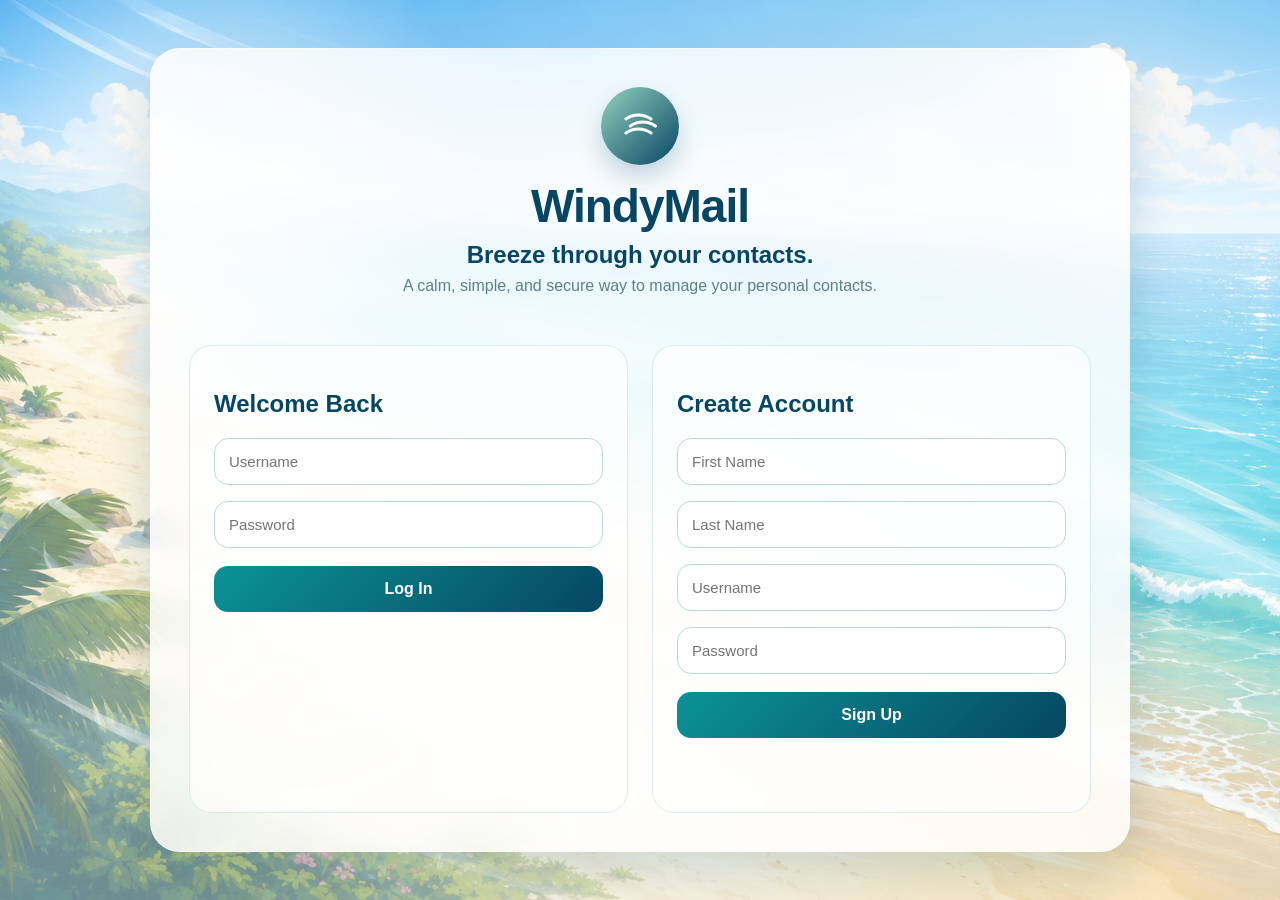
<file: index.html>
<!DOCTYPE html>
<html lang="en">
<head>
    <meta charset="UTF-8">
    <title>WindyMail</title>
    <link rel="stylesheet" href="css/styles.css">
</head>
<body>

    <div class="background-waves"></div>

    <main class="login-container">
    <section class="hero-card">
        <div class="brand-area">
            <div class="logo-circle">
    <svg class="wind-logo-svg" viewBox="0 0 100 100">
        <path d="M18 34 C35 22, 58 22, 75 34" />
    <path d="M28 50 C45 38, 68 38, 85 50" />
    <path d="M18 66 C35 54, 58 54, 75 66" />
    </svg>
</div>
            <h1>WindyMail</h1>
            <p class="tagline">Breeze through your contacts.</p>
            <p class="description">
                A calm, simple, and secure way to manage your personal contacts.
            </p>
        </div>

        <div class="auth-grid">
            <div class="form-section">
                <h2>Welcome Back</h2>

                <input type="text" id="loginName" placeholder="Username">
                <input type="password" id="loginPassword" placeholder="Password">

                <button onclick="doLogin()">Log In</button>

                <p id="loginResult" class="message"></p>
            </div>

            <div class="form-section signup-box">
                <h2>Create Account</h2>

                <input type="text" id="firstName" placeholder="First Name">
                <input type="text" id="lastName" placeholder="Last Name">
                <input type="text" id="registerLogin" placeholder="Username">
                <input type="password" id="registerPassword" placeholder="Password">

                <button onclick="doRegister()">Sign Up</button>

                <p id="registerResult" class="message"></p>
            </div>
        </div>
    </section>
</main>

    <script src="js/code.js"></script>
</body>
</html>
</file>
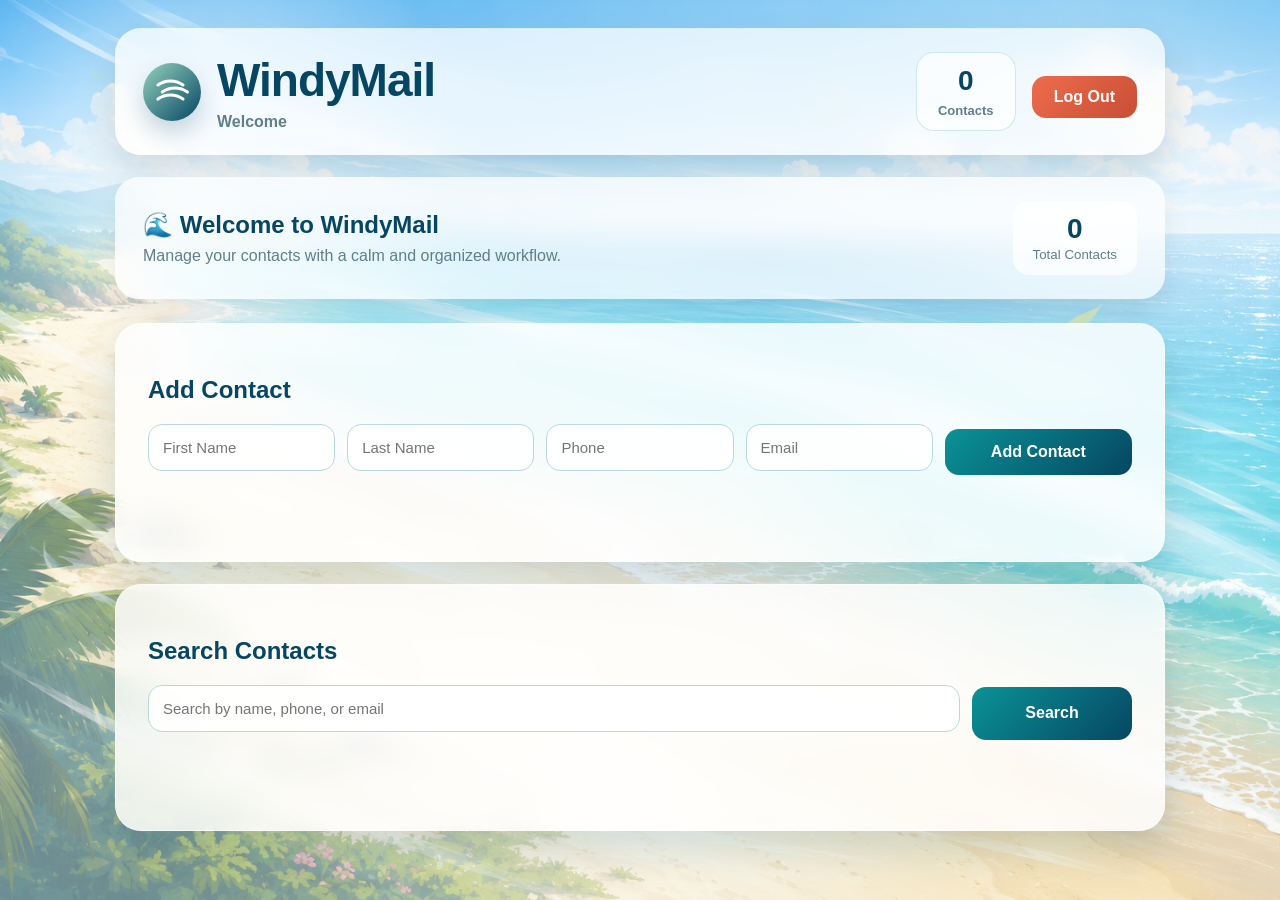
<file: contacts.html>
<!DOCTYPE html>
<html lang="en">
<head>
    <meta charset="UTF-8">
    <title>WindyMail Contacts</title>
    <link rel="stylesheet" href="css/styles.css">
</head>
<body>

    <div class="background-waves"></div>

    <main class="dashboard">
        <header class="dashboard-header">
    <div class="dashboard-brand">
        <div class="logo-circle small-logo">
    <svg class="wind-logo-svg" viewBox="0 0 100 100">
        <path d="M18 34 C35 22, 58 22, 75 34" />
    <path d="M28 50 C45 38, 68 38, 85 50" />
    <path d="M18 66 C35 54, 58 54, 75 66" />
    </svg>
</div>
        <div>
            <h1>WindyMail</h1>
            <p id="userInfo">Welcome</p>
        </div>
    </div>

    <div class="dashboard-stats">
        <div class="stat-card">
            <span id="contactCount">0</span>
            <p>Contacts</p>
        </div>

        <button onclick="logout()" class="logout-btn">Log Out</button>
    </div>
</header>

<section class="welcome-banner">

    <div>
        <h2>🌊 Welcome to WindyMail</h2>

        <p>
            Manage your contacts with a calm and organized workflow.
        </p>
    </div>

    <div class="welcome-stats">
        <div class="mini-stat">
            <span id="contactCountBanner">0</span>
            <small>Total Contacts</small>
        </div>
    </div>

</section>

        <section class="card wide-card">
            <h2>Add Contact</h2>

            <div class="contact-form">
                <input type="text" id="contactFirstName" placeholder="First Name">
                <input type="text" id="contactLastName" placeholder="Last Name">
                <input type="text" id="contactPhone" placeholder="Phone">
                <input type="text" id="contactEmail" placeholder="Email">
                <button onclick="addContact()">Add Contact</button>
            </div>

            <p id="addResult" class="message"></p>
        </section>

<section class="card wide-card" id="editSection" style="display: none;">
    <h2>Edit Contact</h2>

    <div class="contact-form">
        <input type="hidden" id="editContactId">
        <input type="text" id="editFirstName" placeholder="First Name">
        <input type="text" id="editLastName" placeholder="Last Name">
        <input type="text" id="editPhone" placeholder="Phone">
        <input type="text" id="editEmail" placeholder="Email">
        <button onclick="saveEditedContact()">Save Changes</button>
    </div>

    <button onclick="cancelEdit()" class="cancel-btn">Cancel</button>

    <p id="editResult" class="message"></p>
</section>

        <section class="card wide-card">
            <h2>Search Contacts</h2>

            <div class="search-row">
                <input type="text" id="searchText" placeholder="Search by name, phone, or email">
                <button onclick="searchContacts()">Search</button>
            </div>

            <p id="searchResult" class="message"></p>

            <div id="contactsList" class="contacts-list"></div>
        </section>
    </main>

    <script src="js/code.js"></script>
</body>
</html>
</file>
<file: css/styles.css>
* {
    box-sizing: border-box;
}

:root {
    --ocean-dark: #064663;
    --ocean: #0a9396;
    --ocean-light: #94d2bd;
    --sand: #f4e7c5;
    --foam: #f8fbff;
    --coral: #ee6c4d;
    --text-dark: #16323f;
    --muted: #5f7f89;
    --shadow: rgba(6, 70, 99, 0.18);
}

body {
    margin: 0;
    min-height: 100vh;
    font-family: Arial, Helvetica, sans-serif;
    color: var(--text-dark);
    background: linear-gradient(rgba(255,255,255,0.18), rgba(255,255,255,0.18)),
    url("../images/beach.png");
background-size: cover;
background-position: center;
background-attachment: fixed;
    overflow-x: hidden;
}

.background-waves {
    position: fixed;
    inset: 0;
    z-index: -2;
    background:
        radial-gradient(circle at 15% 20%, rgba(255, 255, 255, 0.85), transparent 22%),
        radial-gradient(circle at 85% 25%, rgba(255, 255, 255, 0.45), transparent 26%),
        radial-gradient(circle at 50% 85%, rgba(255, 255, 255, 0.65), transparent 35%);
    animation: breeze 14s ease-in-out infinite alternate;
}

.background-waves::after {
    content: "";
    position: absolute;
    inset: 0;
    background:
        linear-gradient(120deg, transparent 0%, rgba(255,255,255,0.35) 45%, transparent 70%),
        linear-gradient(160deg, transparent 10%, rgba(255,255,255,0.25) 55%, transparent 80%);
    opacity: 0.7;
    animation: windLines 18s linear infinite;
}

@keyframes breeze {
    from {
        transform: translateX(-18px) translateY(-8px);
    }
    to {
        transform: translateX(18px) translateY(8px);
    }
}

@keyframes windLines {
    from {
        transform: translateX(-70px);
    }
    to {
        transform: translateX(70px);
    }
}

/* LOGIN PAGE */

.login-container {
    min-height: 100vh;
    display: flex;
    justify-content: center;
    align-items: center;
    padding: 28px;
}

.hero-card {
    width: 100%;
    max-width: 980px;
    padding: 38px;
    border-radius: 30px;
    background: rgba(255, 255, 255, 0.82);
    backdrop-filter: blur(16px);
    border: 1px solid rgba(255,255,255,0.55);
    box-shadow: 0 22px 50px var(--shadow);
}

.brand-area {
    text-align: center;
    margin-bottom: 28px;
}

.logo-circle {
    width: 78px;
    height: 78px;
    margin: 0 auto 14px auto;
    border-radius: 50%;
    background: linear-gradient(135deg, var(--ocean-light), var(--ocean-dark));
    color: white;
    display: flex;
    align-items: center;
    justify-content: center;
    font-size: 26px;
    font-weight: bold;
    box-shadow: 0 12px 25px rgba(6,70,99,0.22);
}

.wind-logo-svg {
    width: 44px;
    height: 44px;
}

.wind-logo-svg path {
    fill: none;
    stroke: white;
    stroke-width: 7;
    stroke-linecap: round;
}

@keyframes drift {
    from {
        transform: translateX(-1px);
    }
    to {
        transform: translateX(2px);
    }
}
}

.wind-logo {
    width: 42px;
    display: flex;
    flex-direction: column;
    gap: 7px;
}

.wind-logo span {
    display: block;
    height: 4px;
    background: white;
    border-radius: 999px;
}

.wind-logo span:nth-child(1) {
    width: 34px;
    margin-left: 4px;
}

.wind-logo span:nth-child(2) {
    width: 42px;
}

.wind-logo span:nth-child(3) {
    width: 30px;
    margin-left: 8px;
}

.small-logo .wind-logo {
    width: 32px;
    gap: 5px;
}

.small-logo .wind-logo span {
    height: 3px;
}

.small-logo .wind-logo span:nth-child(1) {
    width: 26px;
    margin-left: 3px;
}

.small-logo .wind-logo span:nth-child(2) {
    width: 32px;
}

.small-logo .wind-logo span:nth-child(3) {
    width: 23px;
    margin-left: 6px;
}

.tagline {
    margin: 8px 0;
    font-size: 24px;
    color: var(--ocean-dark);
    font-weight: bold;
}

.description {
    margin: 0 auto;
    max-width: 560px;
    color: var(--muted);
    font-size: 16px;
}

.auth-grid {
    display: grid;
    grid-template-columns: 1fr 1fr;
    gap: 24px;
}

.auth-grid .form-section {
    background: rgba(255,255,255,0.64);
    border-radius: 22px;
    padding: 24px;
    border: 1px solid rgba(10,147,150,0.15);
}

.signup-box {
    border-left: 5px solid var(--ocean-light);
}

@media (max-width: 850px) {
    .auth-grid {
        grid-template-columns: 1fr;
    }

    .hero-card {
        padding: 24px;
    }
}

.card {
    background: rgba(255, 255, 255, 0.82);
    backdrop-filter: blur(14px);
    border: 1px solid rgba(255,255,255,0.55);
    border-radius: 26px;
    padding: 32px;
    box-shadow: 0 20px 45px var(--shadow);
    width: 100%;
    max-width: 450px;
}

.wide-card {
    max-width: 1050px;
    margin: 22px auto;
}

h1 {
    margin: 0;
    font-size: 46px;
    color: var(--ocean-dark);
    letter-spacing: -1px;
}

h2 {
    margin-bottom: 12px;
    color: var(--ocean-dark);
}

.subtitle {
    margin-top: 8px;
    color: var(--muted);
    font-size: 16px;
}

.form-section {
    margin-top: 22px;
}

input {
    width: 100%;
    padding: 14px;
    margin: 8px 0;
    border: 1px solid #b7d9db;
    border-radius: 14px;
    font-size: 15px;
    background: rgba(255,255,255,0.9);
    color: var(--text-dark);
    outline: none;
}

input:focus {
    border-color: var(--ocean);
    box-shadow: 0 0 0 3px rgba(10,147,150,0.16);
}

button {
    width: 100%;
    padding: 14px;
    margin-top: 10px;
    border: none;
    border-radius: 14px;
    background: linear-gradient(135deg, var(--ocean), var(--ocean-dark));
    color: white;
    font-size: 16px;
    font-weight: bold;
    cursor: pointer;
    transition: transform 0.2s ease, box-shadow 0.2s ease;
}

.cancel-btn {
    background: #6c757d;
    margin-top: 10px;
}

.cancel-btn:hover {
    background: #555f66;
}

button:hover {
    transform: translateY(-1px);
    box-shadow: 0 10px 20px rgba(6,70,99,0.18);
}

button:active {
    transform: translateY(0);
}

.message {
    min-height: 22px;
    font-size: 14px;
    color: var(--ocean-dark);
    font-weight: bold;
}

hr {
    border: none;
    border-top: 1px solid rgba(6,70,99,0.15);
    margin: 28px 0;
}

/* DASHBOARD */

.dashboard {
    padding: 28px;
}

.dashboard-brand {
    display: flex;
    align-items: center;
    gap: 16px;
}

.small-logo {
    width: 58px;
    height: 58px;
    font-size: 20px;
    margin: 0;
}

.dashboard-stats {
    display: flex;
    align-items: center;
    gap: 16px;
}

.stat-card {
    min-width: 100px;
    padding: 12px 18px;
    border-radius: 18px;
    background: rgba(255,255,255,0.72);
    border: 1px solid rgba(10,147,150,0.18);
    text-align: center;
}

.stat-card span {
    display: block;
    font-size: 28px;
    font-weight: bold;
    color: var(--ocean-dark);
}

.stat-card p {
    margin: 2px 0 0 0;
    font-size: 13px;
    color: var(--muted);
}

.dashboard-header {
    max-width: 1050px;
    margin: 0 auto 22px auto;
    padding: 24px 28px;
    border-radius: 26px;
    background: rgba(255, 255, 255, 0.72);
    backdrop-filter: blur(14px);
    box-shadow: 0 16px 35px var(--shadow);
    display: flex;
    justify-content: space-between;
    align-items: center;
}

.dashboard-header p {
    margin: 6px 0 0 0;
    color: var(--muted);
    font-weight: bold;
}

.logout-btn {
    width: auto;
    padding: 12px 22px;
    background: linear-gradient(135deg, var(--coral), #c84e34);
}

.contact-form {
    display: grid;
    grid-template-columns: repeat(5, 1fr);
    gap: 12px;
    align-items: center;
}

.search-row {
    display: grid;
    grid-template-columns: 1fr 160px;
    gap: 12px;
}

.contacts-list {
    margin-top: 22px;
}

.contact-item {
    background: rgba(255,255,255,0.88);
    border: 1px solid rgba(10,147,150,0.18);
    border-left: 6px solid var(--ocean);
    border-radius: 18px;
    padding: 18px;
    margin-bottom: 14px;
    box-shadow: 0 8px 20px rgba(6,70,99,0.08);
}

.contact-item strong {
    display: block;
    font-size: 19px;
    margin-bottom: 8px;
    color: var(--ocean-dark);
}

.contact-item p {
    margin: 5px 0;
    color: var(--muted);
}

.contact-actions {
    display: flex;
    gap: 10px;
    margin-top: 14px;
}

.contact-actions button {
    width: auto;
    padding: 10px 16px;
    font-size: 14px;
}

.delete-btn {
    background: linear-gradient(135deg, var(--coral), #c84e34);
}

.cancel-btn {
    background: #6c757d;
    margin-top: 10px;
}

.cancel-btn:hover {
    background: #555f66;
}

#editSection {
    border: 2px solid rgba(238,108,77,0.28);
}

.contact-header {
    display: flex;
    align-items: center;
    gap: 14px;
    margin-bottom: 12px;
}

.contact-avatar {
    width: 52px;
    height: 52px;
    border-radius: 50%;
    background: linear-gradient(
        135deg,
        var(--ocean-light),
        var(--ocean-dark)
    );

    color: white;
    font-weight: bold;

    display: flex;
    align-items: center;
    justify-content: center;
}

.contact-subtitle {
    color: var(--muted);
    font-size: 13px;
}

.contact-details {
    margin-top: 10px;
}

.contact-details p {
    margin: 6px 0;
}

.welcome-banner {
    max-width: 1050px;
    margin: 0 auto 24px auto;

    padding: 24px 28px;

    border-radius: 24px;

    background: rgba(255,255,255,0.70);

    backdrop-filter: blur(12px);

    display: flex;
    justify-content: space-between;
    align-items: center;

    box-shadow: 0 12px 28px rgba(0,0,0,0.08);
}

.welcome-banner h2 {
    margin: 0 0 8px 0;
}

.welcome-banner p {
    margin: 0;
    color: var(--muted);
}

.welcome-stats {
    display: flex;
    gap: 16px;
}

.mini-stat {
    text-align: center;

    padding: 12px 20px;

    border-radius: 16px;

    background: rgba(255,255,255,0.75);
}

.mini-stat span {
    display: block;

    font-size: 28px;

    font-weight: bold;

    color: var(--ocean-dark);
}

.mini-stat small {
    color: var(--muted);
}

/* ACCESSIBILITY */

button:focus,
input:focus {
    outline: none;
}

@media (prefers-reduced-motion: reduce) {
    .background-waves,
    .background-waves::after,
    button {
        animation: none;
        transition: none;
    }
}

/* MOBILE */

@media (max-width: 850px) {

.welcome-banner {
    flex-direction: column;
    align-items: flex-start;
    gap: 15px;
}

    .contact-form {
        grid-template-columns: 1fr;
    }

    .search-row {
        grid-template-columns: 1fr;
    }

    .dashboard-header {
        flex-direction: column;
        align-items: flex-start;
        gap: 14px;
    }

.dashboard-stats {
    width: 100%;
    flex-direction: column;
}

.stat-card {
    width: 100%;
}

.dashboard-brand {
    align-items: flex-start;
}

    .logout-btn {
        width: 100%;
    }

    h1 {
        font-size: 38px;
    }
}
</file>
